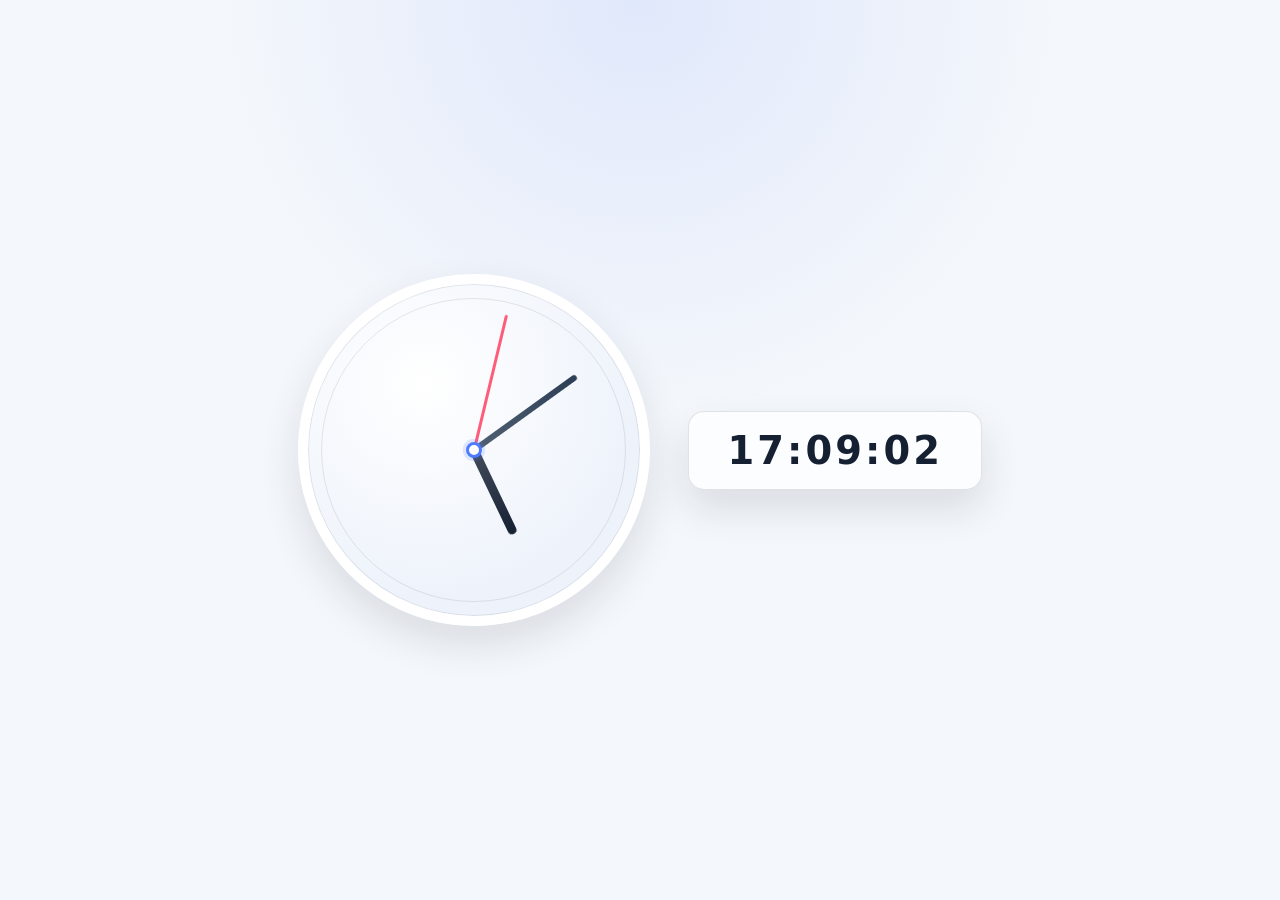
<file: Project/Project 3 - Personal Web Application Builder/generated_project/index.html>
<!DOCTYPE html>
<html lang="en" data-theme="light">
  <head>
    <meta charset="UTF-8" />
    <meta name="viewport" content="width=device-width, initial-scale=1.0" />
    <meta name="theme-color" content="#ffffff" />
    <title>Analog Clock</title>
    <link rel="stylesheet" href="styles.css" />
    <script src="script.js" defer></script>
  </head>
  <body>
    <main class="clock-app">
      <section class="clock-section" aria-label="Analog clock">
        <div class="clock-face">
          <div class="hand hour-hand"></div>
          <div class="hand minute-hand"></div>
          <div class="hand second-hand"></div>
          <div class="center-dot" aria-hidden="true"></div>
        </div>
      </section>

      <section class="digital-time-section" aria-label="Digital time display">
        <div id="digital-time" aria-live="polite">--:--:--</div>
      </section>
    </main>
  </body>
</html>
</file>
<file: Project/Project 3 - Personal Web Application Builder/generated_project/styles.css>
/* Theme tokens */
:root {
  --bg: #f4f7fb;
  --surface: #ffffff;
  --surface-elevated: rgba(255, 255, 255, 0.72);
  --text: #152033;
  --muted: #5b677a;
  --border: rgba(21, 32, 51, 0.12);
  --shadow: 0 18px 40px rgba(21, 32, 51, 0.12);
  --accent: #4f7cff;
  --accent-2: #ff5c7a;
  --dial: #eef3fb;
  --dial-ring: rgba(21, 32, 51, 0.1);
  --hand-hour: #152033;
  --hand-minute: #2c3e55;
  --hand-second: var(--accent-2);
  --font-sans: Inter, ui-sans-serif, system-ui, -apple-system, BlinkMacSystemFont,
    "Segoe UI", sans-serif;
}

html[data-theme="dark"] {
  --bg: #0c1220;
  --surface: #131b2d;
  --surface-elevated: rgba(19, 27, 45, 0.72);
  --text: #eef3fb;
  --muted: #a4b0c2;
  --border: rgba(238, 243, 251, 0.12);
  --shadow: 0 18px 40px rgba(0, 0, 0, 0.34);
  --accent: #7aa2ff;
  --accent-2: #ff6b8b;
  --dial: #182338;
  --dial-ring: rgba(238, 243, 251, 0.12);
  --hand-hour: #eef3fb;
  --hand-minute: #cdd7e6;
  --hand-second: var(--accent-2);
}

* {
  box-sizing: border-box;
}

html,
body {
  height: 100%;
}

body {
  margin: 0;
  font-family: var(--font-sans);
  color: var(--text);
  background:
    radial-gradient(circle at top, rgba(79, 124, 255, 0.12), transparent 38%),
    linear-gradient(180deg, var(--bg), var(--bg));
  min-height: 100vh;
}

.clock-app {
  min-height: 100vh;
  display: flex;
  align-items: center;
  justify-content: center;
  gap: clamp(1.25rem, 3vw, 3rem);
  padding: clamp(1rem, 3vw, 2.5rem);
}

.clock-section,
.digital-time-section {
  display: flex;
  align-items: center;
  justify-content: center;
}

.clock-face {
  position: relative;
  width: min(78vw, 22rem);
  aspect-ratio: 1;
  border-radius: 50%;
  background: radial-gradient(circle at 35% 30%, #ffffff, var(--dial) 68%);
  border: 10px solid var(--surface);
  box-shadow: var(--shadow), inset 0 0 0 1px var(--dial-ring);
}

.clock-face::before {
  content: "";
  position: absolute;
  inset: 0.85rem;
  border-radius: 50%;
  border: 1px solid var(--dial-ring);
  pointer-events: none;
}

.hand {
  position: absolute;
  left: 50%;
  bottom: 50%;
  transform-origin: 50% 100%;
  transform: translateX(-50%) rotate(0deg);
  border-radius: 999px;
  will-change: transform;
}

.hour-hand {
  width: 0.55rem;
  height: 28%;
  background: linear-gradient(180deg, var(--hand-hour), rgba(21, 32, 51, 0.8));
}

.minute-hand {
  width: 0.38rem;
  height: 38%;
  background: linear-gradient(180deg, var(--hand-minute), rgba(44, 62, 85, 0.82));
}

.second-hand {
  width: 0.18rem;
  height: 42%;
  background: var(--hand-second);
  box-shadow: 0 0 0 1px rgba(255, 255, 255, 0.18);
  transition: transform 0.08s linear;
}

.center-dot {
  position: absolute;
  left: 50%;
  top: 50%;
  width: 1rem;
  height: 1rem;
  transform: translate(-50%, -50%);
  border-radius: 50%;
  background: var(--surface);
  border: 0.22rem solid var(--accent);
  box-shadow: 0 0 0 0.2rem rgba(79, 124, 255, 0.16);
  z-index: 3;
}

#digital-time {
  min-width: 11ch;
  padding: 1rem 1.35rem;
  border-radius: 1rem;
  background: var(--surface-elevated);
  border: 1px solid var(--border);
  box-shadow: var(--shadow);
  color: var(--text);
  font-size: clamp(1.5rem, 3vw, 2.4rem);
  font-weight: 600;
  letter-spacing: 0.08em;
  text-align: center;
  backdrop-filter: blur(12px);
  -webkit-backdrop-filter: blur(12px);
}

@media (max-width: 760px) {
  .clock-app {
    flex-direction: column;
    gap: 1.25rem;
  }

  .clock-face {
    width: min(86vw, 19rem);
    border-width: 8px;
  }

  #digital-time {
    width: min(86vw, 19rem);
    padding: 0.9rem 1rem;
    font-size: clamp(1.25rem, 7vw, 1.75rem);
  }
}

@media (max-width: 420px) {
  .clock-app {
    padding: 0.85rem;
  }

  .clock-face {
    width: min(90vw, 16.5rem);
  }

  .hour-hand {
    width: 0.48rem;
  }

  .minute-hand {
    width: 0.32rem;
  }

  .second-hand {
    width: 0.16rem;
  }

  .center-dot {
    width: 0.84rem;
    height: 0.84rem;
  }
}
</file>
